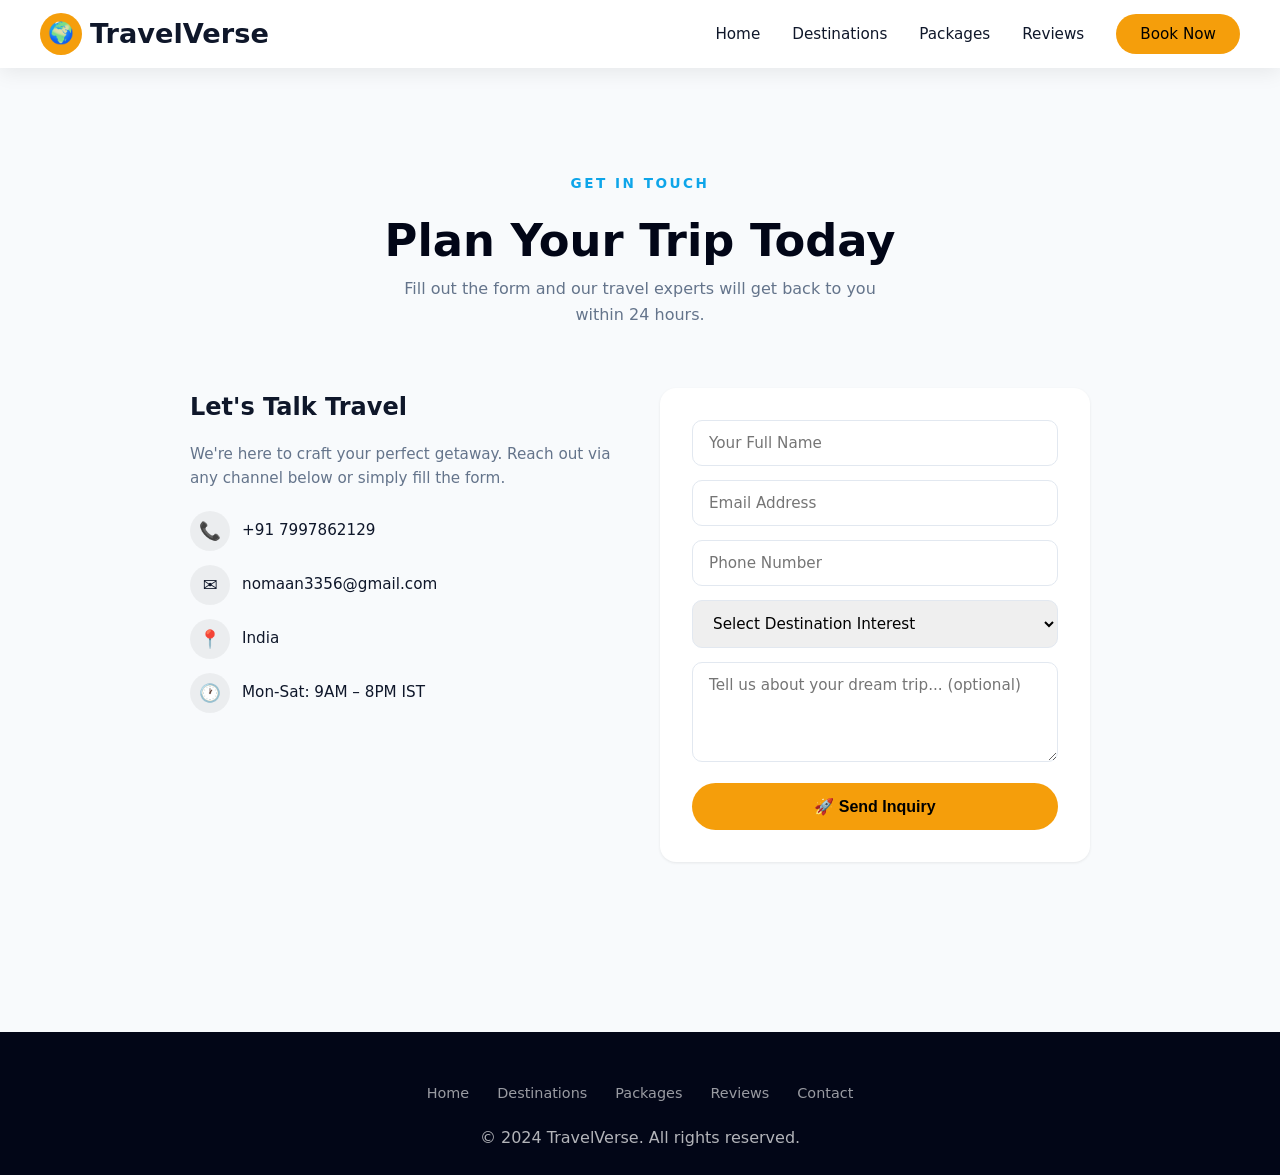
<file: contact.html>
<!doctype html>
<html lang="en">
  <head>
    <meta charset="UTF-8" />
    <meta name="viewport" content="width=device-width, initial-scale=1.0" />
    <title>TravelVerse – Contact</title>
    <link rel="stylesheet" href="contact.css" />
  </head>

  <body>
    <input type="checkbox" id="menu-toggle" />
    <label for="menu-toggle" class="menu-overlay"></label>
    <nav class="navbar">
      <a href="index.html" class="logo"
        ><span class="logo-icon">🌍</span> TravelVerse</a
      >
      <label for="menu-toggle" class="hamburger"
        ><span></span><span></span><span></span
      ></label>
      <ul class="nav-links">
        <li class="close-menu"><label for="menu-toggle"></label></li>
        <li><a href="index.html">Home</a></li>
        <li><a href="destinations.html">Destinations</a></li>
        <li><a href="packages.html">Packages</a></li>
        <li><a href="reviews.html">Reviews</a></li>
        <li><a href="contact.html" class="btn-nav">Book Now</a></li>
      </ul>
    </nav>

    <section>
      <div class="section-header">
        <span class="section-tag">Get In Touch</span>
        <h2>Plan Your Trip Today</h2>
        <p>
          Fill out the form and our travel experts will get back to you within
          24 hours.
        </p>
      </div>
      <div class="contact-wrapper">
        <div class="contact-info">
          <h3>Let's Talk Travel</h3>
          <p>
            We're here to craft your perfect getaway. Reach out via any channel
            below or simply fill the form.
          </p>
          <div class="contact-detail">
            <span class="icon-circle">📞</span> +91 7997862129
          </div>
          <div class="contact-detail">
            <span class="icon-circle">✉️</span> nomaan3356@gmail.com
          </div>
          <div class="contact-detail">
            <span class="icon-circle">📍</span> India
          </div>
          <div class="contact-detail">
            <span class="icon-circle">🕐</span> Mon-Sat: 9AM – 8PM IST
          </div>
        </div>
        <form
          class="contact-form"
          action="mailto:hello@travelverse.in"
          method="post"
          enctype="text/plain"
        >
          <input
            type="text"
            name="Name"
            placeholder="Your Full Name"
            required
          />
          <input
            type="email"
            name="Email"
            placeholder="Email Address"
            required
          />
          <input type="tel" name="Phone" placeholder="Phone Number" />
          <select name="Destination" required>
            <option value="" disabled selected>
              Select Destination Interest
            </option>
            <option>Makkah (Umrah)</option>
            <option>Japan</option>
            <option>India</option>
            <option>China</option>
            <option>United States</option>
            <option>South Africa</option>
            <option>Canada</option>
            <option>South Korea</option>
            <option>Australia</option>
            <option>Other</option>
          </select>
          <textarea
            name="Message"
            placeholder="Tell us about your dream trip... (optional)"
          ></textarea>
          <button type="submit">🚀 Send Inquiry</button>
        </form>
      </div>
    </section>

    <footer>
      <div class="footer-links">
        <a href="index.html">Home</a><a href="destinations.html">Destinations</a
        ><a href="packages.html">Packages</a><a href="reviews.html">Reviews</a
        ><a href="contact.html">Contact</a>
      </div>
      <p class="copyright">© 2024 TravelVerse. All rights reserved.</p>
    </footer>
  </body>
</html>
</file>
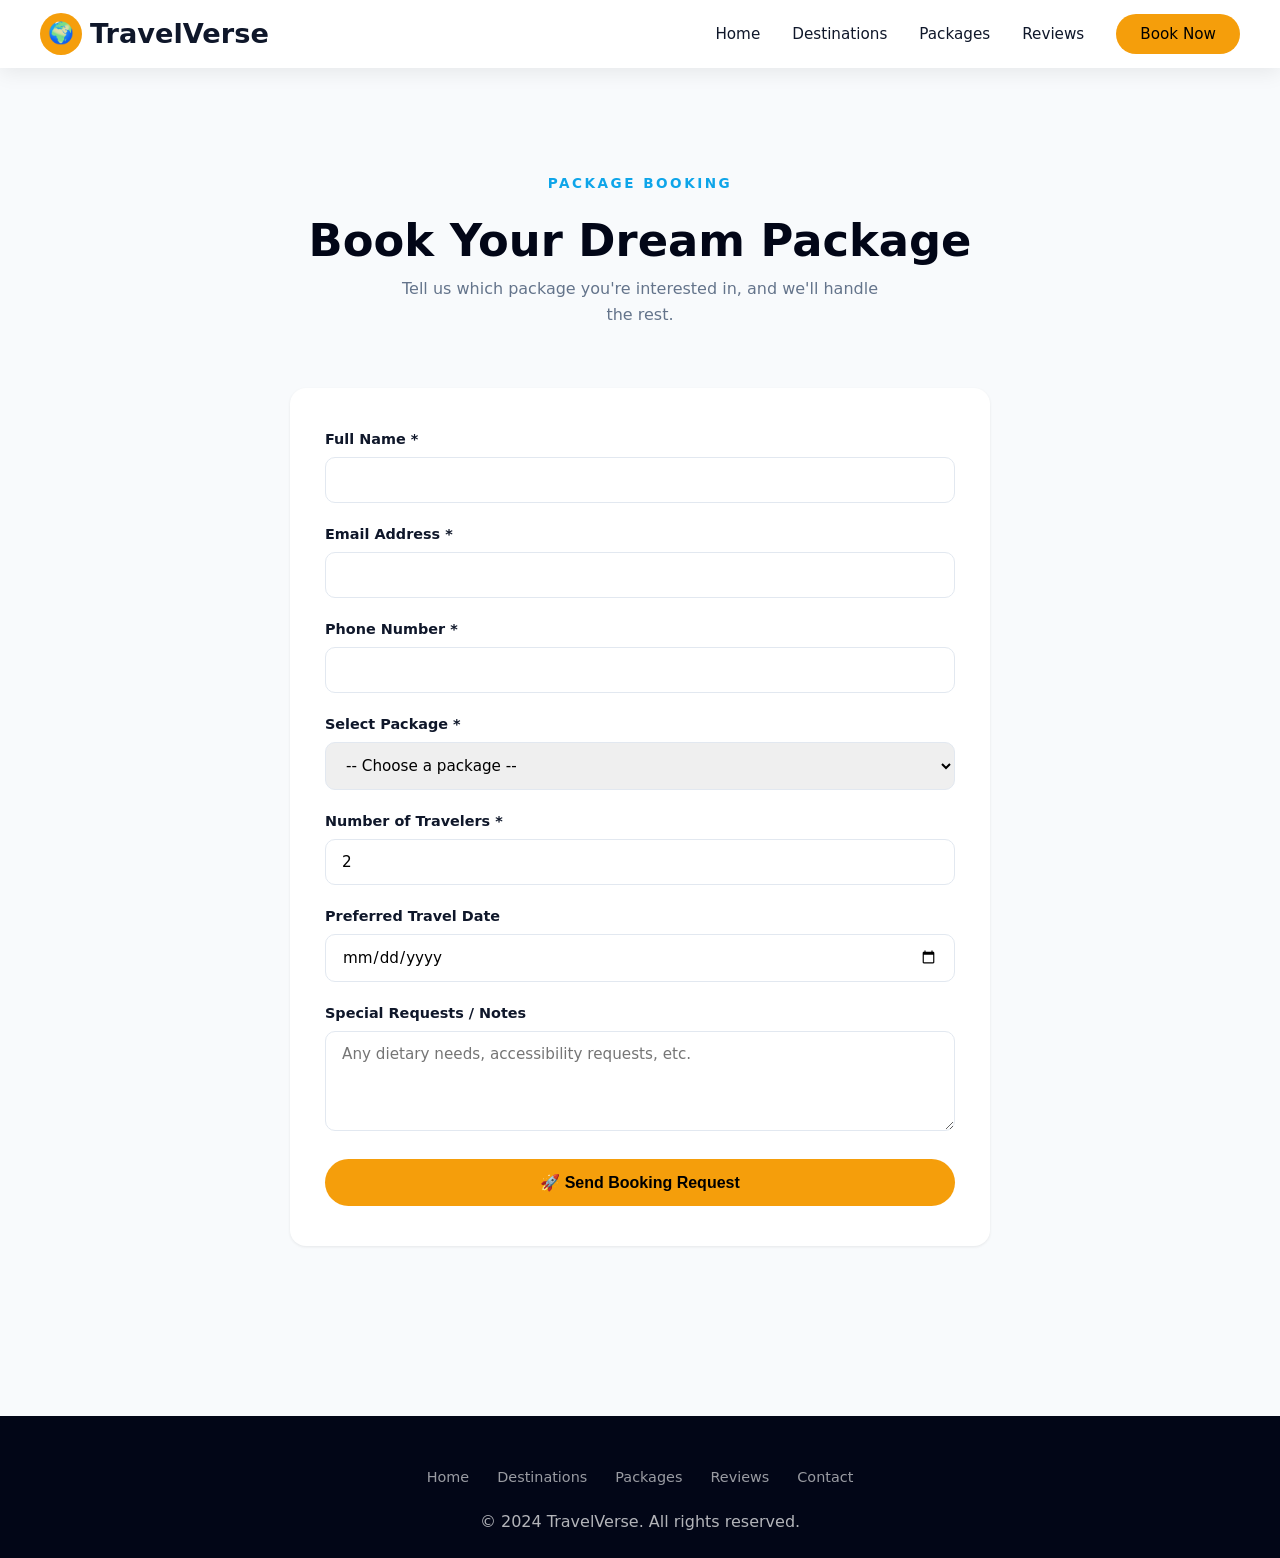
<file: package-booking.html>
<!doctype html>
<html lang="en">
  <head>
    <meta charset="UTF-8" />
    <meta name="viewport" content="width=device-width, initial-scale=1.0" />
    <title>TravelVerse – Book a Package</title>
    <link rel="stylesheet" href="package-booking.css" />
  </head>

  <body>
    <input type="checkbox" id="menu-toggle" />
    <label for="menu-toggle" class="menu-overlay"></label>
    <nav class="navbar">
      <a href="index.html" class="logo"
        ><span class="logo-icon">🌍</span> TravelVerse</a
      >
      <label for="menu-toggle" class="hamburger"
        ><span></span><span></span><span></span
      ></label>
      <ul class="nav-links">
        <li class="close-menu"><label for="menu-toggle"></label></li>
        <li><a href="index.html">Home</a></li>
        <li><a href="destinations.html">Destinations</a></li>
        <li><a href="packages.html">Packages</a></li>
        <li><a href="reviews.html">Reviews</a></li>
        <li><a href="contact.html" class="btn-nav">Book Now</a></li>
      </ul>
    </nav>

    <section>
      <div class="section-header">
        <span class="section-tag">Package Booking</span>
        <h2>Book Your Dream Package</h2>
        <p>
          Tell us which package you're interested in, and we'll handle the rest.
        </p>
      </div>
      <div class="booking-wrapper">
        <form
          action="mailto:bookings@travelverse.in"
          method="post"
          enctype="text/plain"
        >
          <label for="fullName">Full Name *</label>
          <input type="text" id="fullName" name="Full Name" required />

          <label for="email">Email Address *</label>
          <input type="email" id="email" name="Email" required />

          <label for="phone">Phone Number *</label>
          <input type="tel" id="phone" name="Phone" required />

          <label for="package">Select Package *</label>
          <select id="package" name="Package" required>
            <option value="" disabled selected>-- Choose a package --</option>
            <option value="Island Escape">
              Island Escape (5 Days / 4 Nights) – ₹89,999
            </option>
            <option value="European Dream">
              European Dream (10 Days / 9 Nights) – ₹2,49,999
            </option>
            <option value="Mountain Retreat">
              Mountain Retreat (7 Days / 6 Nights) – ₹1,19,999
            </option>
          </select>

          <label for="travelers">Number of Travelers *</label>
          <input
            type="number"
            id="travelers"
            name="Number of Travelers"
            min="1"
            value="2"
            required
          />

          <label for="date">Preferred Travel Date</label>
          <input type="date" id="date" name="Preferred Travel Date" />

          <label for="message">Special Requests / Notes</label>
          <textarea
            id="message"
            name="Special Requests"
            placeholder="Any dietary needs, accessibility requests, etc."
          ></textarea>

          <button type="submit" class="submit-btn">
            🚀 Send Booking Request
          </button>
        </form>
      </div>
    </section>

    <footer>
      <div class="footer-links">
        <a href="index.html">Home</a><a href="destinations.html">Destinations</a
        ><a href="packages.html">Packages</a><a href="reviews.html">Reviews</a
        ><a href="contact.html">Contact</a>
      </div>
      <p class="copyright">© 2024 TravelVerse. All rights reserved.</p>
    </footer>
  </body>
</html>
</file>
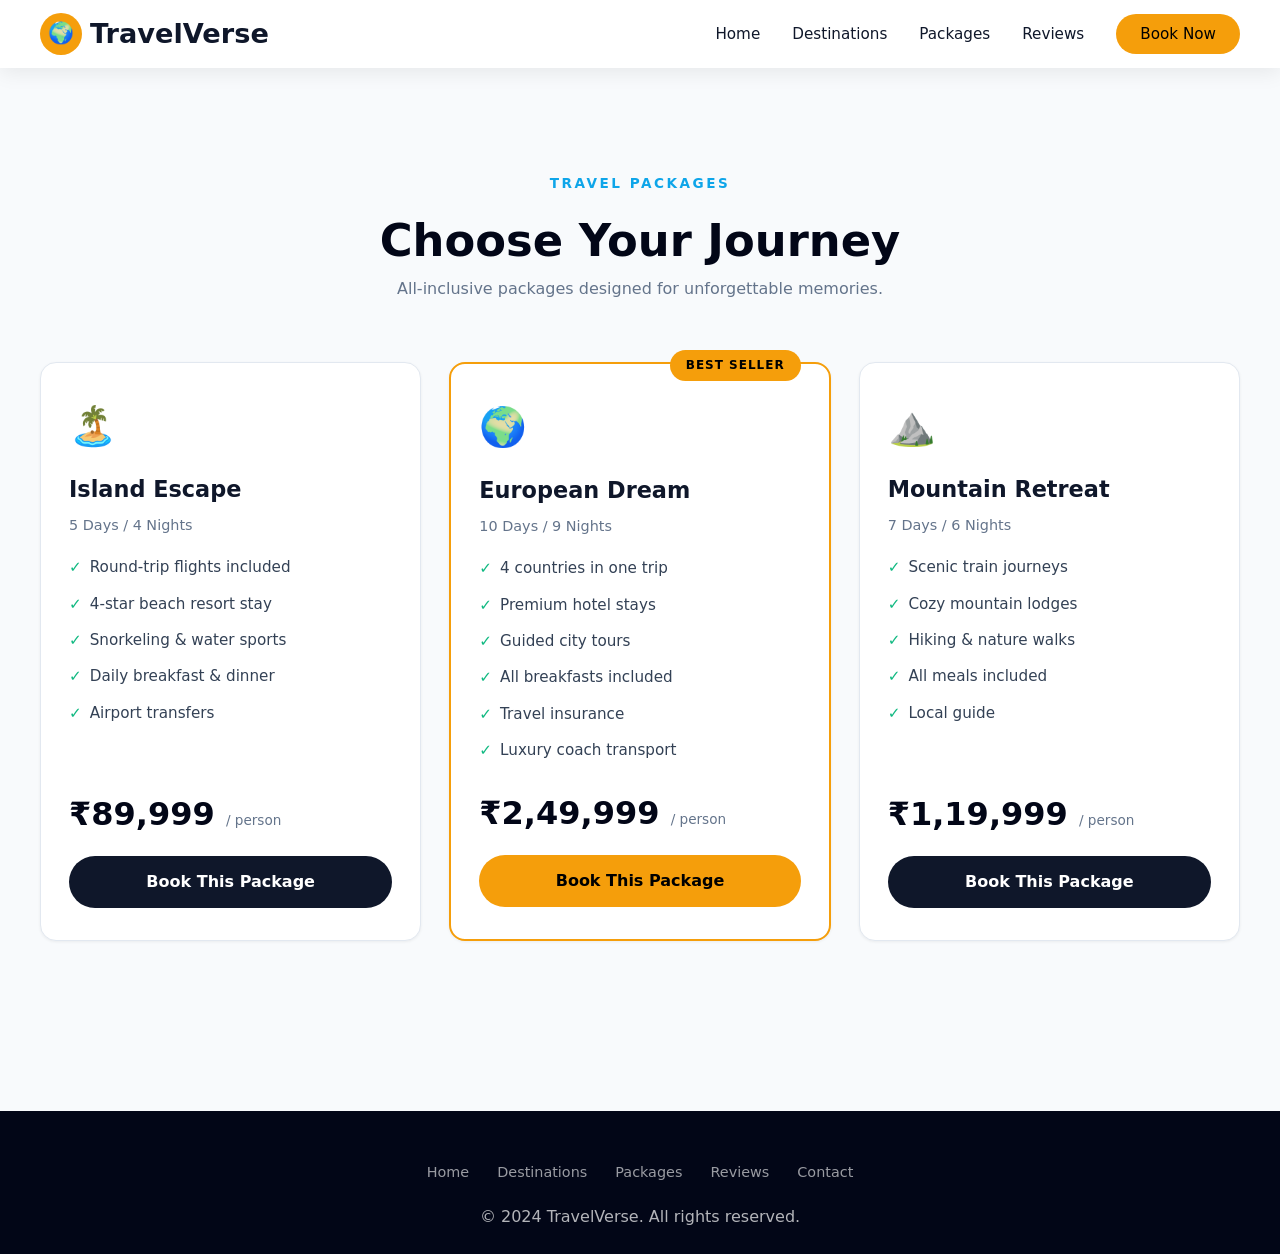
<file: packages.html>
<!doctype html>
<html lang="en">
  <head>
    <meta charset="UTF-8" />
    <meta name="viewport" content="width=device-width, initial-scale=1.0" />
    <title>TravelVerse – Packages</title>
    <link rel="stylesheet" href="packages.css" />
  </head>

  <body>
    <input type="checkbox" id="menu-toggle" />
    <label for="menu-toggle" class="menu-overlay"></label>
    <nav class="navbar">
      <a href="index.html" class="logo"
        ><span class="logo-icon">🌍</span> TravelVerse</a
      >
      <label for="menu-toggle" class="hamburger"
        ><span></span><span></span><span></span
      ></label>
      <ul class="nav-links">
        <li class="close-menu"><label for="menu-toggle"></label></li>
        <li><a href="index.html">Home</a></li>
        <li><a href="destinations.html">Destinations</a></li>
        <li><a href="packages.html">Packages</a></li>
        <li><a href="reviews.html">Reviews</a></li>
        <li><a href="contact.html" class="btn-nav">Book Now</a></li>
      </ul>
    </nav>

    <section>
      <div class="section-header">
        <span class="section-tag">Travel Packages</span>
        <h2>Choose Your Journey</h2>
        <p>All-inclusive packages designed for unforgettable memories.</p>
      </div>
      <div class="packages-grid">
        <div class="package-card">
          <div class="package-icon">🏝️</div>
          <h3>Island Escape</h3>
          <div class="duration">5 Days / 4 Nights</div>
          <ul class="features-list">
            <li>Round-trip flights included</li>
            <li>4-star beach resort stay</li>
            <li>Snorkeling & water sports</li>
            <li>Daily breakfast & dinner</li>
            <li>Airport transfers</li>
          </ul>
          <div class="price-tag">₹89,999 <small>/ person</small></div>
          <a href="package-booking.html" class="btn-book">Book This Package</a>
        </div>
        <div class="package-card featured">
          <div class="package-icon">🌍</div>
          <h3>European Dream</h3>
          <div class="duration">10 Days / 9 Nights</div>
          <ul class="features-list">
            <li>4 countries in one trip</li>
            <li>Premium hotel stays</li>
            <li>Guided city tours</li>
            <li>All breakfasts included</li>
            <li>Travel insurance</li>
            <li>Luxury coach transport</li>
          </ul>
          <div class="price-tag">₹2,49,999 <small>/ person</small></div>
          <a href="package-booking.html" class="btn-book">Book This Package</a>
        </div>
        <div class="package-card">
          <div class="package-icon">⛰️</div>
          <h3>Mountain Retreat</h3>
          <div class="duration">7 Days / 6 Nights</div>
          <ul class="features-list">
            <li>Scenic train journeys</li>
            <li>Cozy mountain lodges</li>
            <li>Hiking & nature walks</li>
            <li>All meals included</li>
            <li>Local guide</li>
          </ul>
          <div class="price-tag">₹1,19,999 <small>/ person</small></div>
          <a href="package-booking.html" class="btn-book">Book This Package</a>
        </div>
      </div>
    </section>

    <footer>
      <div class="footer-links">
        <a href="index.html">Home</a><a href="destinations.html">Destinations</a
        ><a href="packages.html">Packages</a><a href="reviews.html">Reviews</a
        ><a href="contact.html">Contact</a>
      </div>
      <p class="copyright">© 2024 TravelVerse. All rights reserved.</p>
    </footer>
  </body>
</html>
</file>
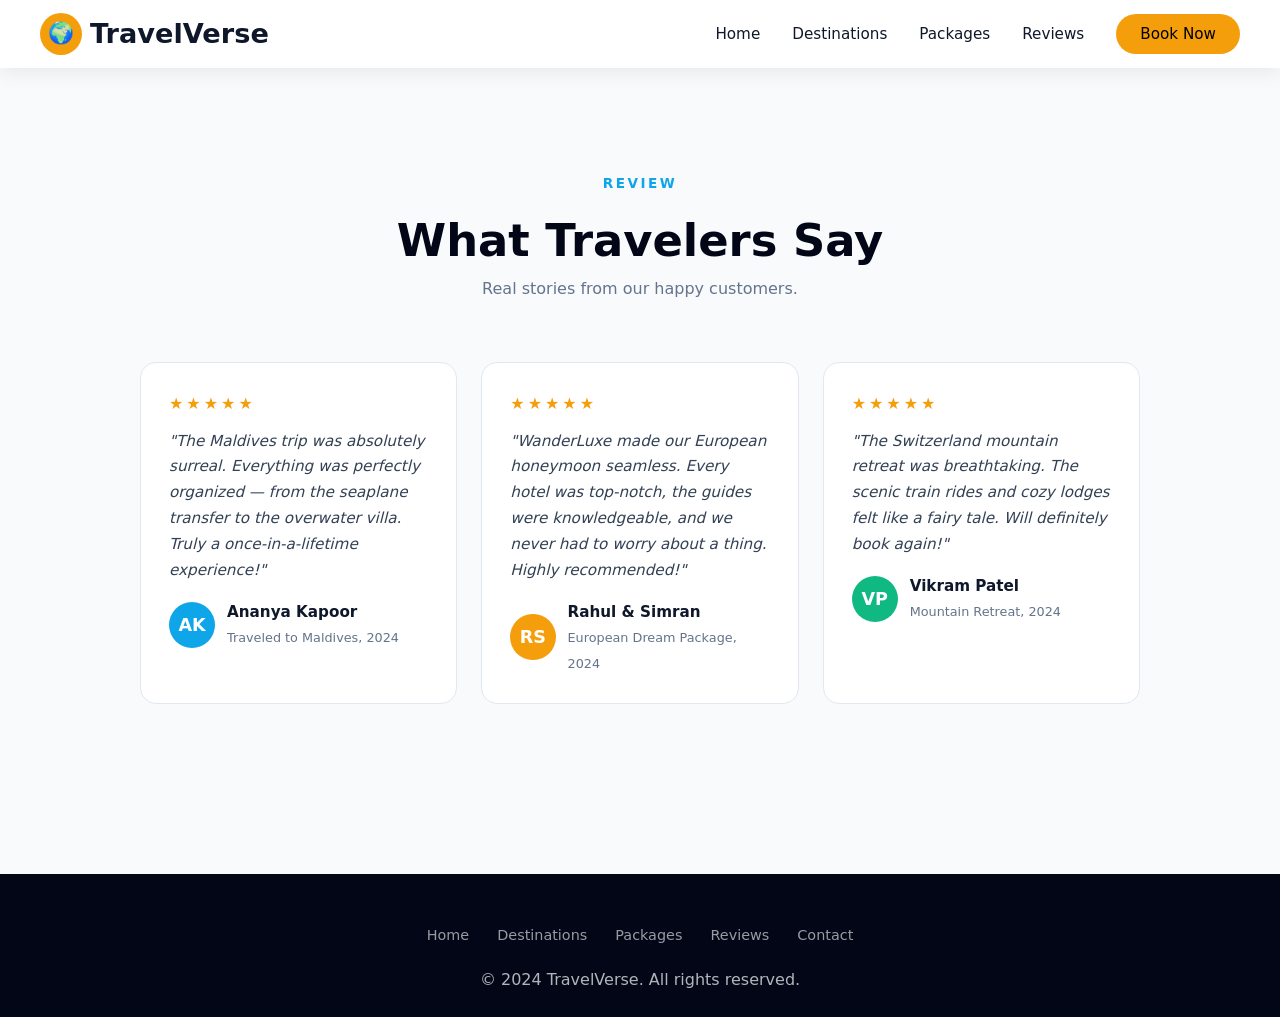
<file: reviews.html>
<!doctype html>
<html lang="en">
  <head>
    <meta charset="UTF-8" />
    <meta name="viewport" content="width=device-width, initial-scale=1.0" />
    <title>TravelVerse – Reviews</title>
    <link rel="stylesheet" href="reviews.css" />
  </head>

  <body>
    <input type="checkbox" id="menu-toggle" />
    <label for="menu-toggle" class="menu-overlay"></label>
    <nav class="navbar">
      <a href="index.html" class="logo"
        ><span class="logo-icon">🌍</span> TravelVerse</a
      >
      <label for="menu-toggle" class="hamburger"
        ><span></span><span></span><span></span
      ></label>
      <ul class="nav-links">
        <li class="close-menu"><label for="menu-toggle"></label></li>
        <li><a href="index.html">Home</a></li>
        <li><a href="destinations.html">Destinations</a></li>
        <li><a href="packages.html">Packages</a></li>
        <li><a href="testimonials.html">Reviews</a></li>
        <li><a href="contact.html" class="btn-nav">Book Now</a></li>
      </ul>
    </nav>

    <section>
      <div class="section-header">
        <span class="section-tag">Review</span>
        <h2>What Travelers Say</h2>
        <p>Real stories from our happy customers.</p>
      </div>
      <div class="Review-container">
        <div class="Review-card">
          <div class="stars">★★★★★</div>
          <p class="quote">
            "The Maldives trip was absolutely surreal. Everything was perfectly
            organized — from the seaplane transfer to the overwater villa. Truly
            a once-in-a-lifetime experience!"
          </p>
          <div class="author">
            <div class="author-avatar">AK</div>
            <div class="author-info">
              <strong>Ananya Kapoor</strong>
              <span>Traveled to Maldives, 2024</span>
            </div>
          </div>
        </div>
        <div class="Review-card">
          <div class="stars">★★★★★</div>
          <p class="quote">
            "WanderLuxe made our European honeymoon seamless. Every hotel was
            top-notch, the guides were knowledgeable, and we never had to worry
            about a thing. Highly recommended!"
          </p>
          <div class="author">
            <div class="author-avatar" style="background: #f59e0b">RS</div>
            <div class="author-info">
              <strong>Rahul & Simran</strong>
              <span>European Dream Package, 2024</span>
            </div>
          </div>
        </div>
        <div class="Review-card">
          <div class="stars">★★★★★</div>
          <p class="quote">
            "The Switzerland mountain retreat was breathtaking. The scenic train
            rides and cozy lodges felt like a fairy tale. Will definitely book
            again!"
          </p>
          <div class="author">
            <div class="author-avatar" style="background: #10b981">VP</div>
            <div class="author-info">
              <strong>Vikram Patel</strong>
              <span>Mountain Retreat, 2024</span>
            </div>
          </div>
        </div>
      </div>
    </section>

    <footer>
      <div class="footer-links">
        <a href="index.html">Home</a><a href="destinations.html">Destinations</a
        ><a href="packages.html">Packages</a><a href="reviews.html">Reviews</a
        ><a href="contact.html">Contact</a>
      </div>
      <p class="copyright">© 2024 TravelVerse. All rights reserved.</p>
    </footer>
  </body>
</html>
</file>
<file: contact.css>
:root {
  --primary: #0ea5e9;
  --accent: #f59e0b;
  --dark: #0f172a;
  --darker: #020617;
  --light: #f8fafc;
  --gray: #64748b;
  --gray-light: #e2e8f0;
  --white: #ffffff;
  --radius: 16px;
  --transition: 0.3s ease;
}

* {
  margin: 0;
  padding: 0;
  box-sizing: border-box;
}

html {
  scroll-behavior: smooth;
}

body {
  font-family: "Segoe UI", system-ui, sans-serif;
  background: var(--light);
  color: var(--dark);
  line-height: 1.6;
}
/* NAVBAR */

.navbar {
  position: fixed;
  top: 0;
  left: 0;
  width: 100%;
  z-index: 1000;
  padding: 12px 40px;
  display: flex;
  align-items: center;
  justify-content: space-between;
  background: rgba(255, 255, 255, 0.92);
  backdrop-filter: blur(18px);
  box-shadow: 0 4px 20px rgba(0, 0, 0, 0.08);
}

.logo {
  font-size: 1.7rem;
  font-weight: 800;
  color: var(--dark);
  text-decoration: none;
  display: flex;
  align-items: center;
  gap: 8px;
}

.logo-icon {
  width: 42px;
  height: 42px;
  background: var(--accent);
  border-radius: 50%;
  display: flex;
  align-items: center;
  justify-content: center;
  font-size: 1.3rem;
}

#menu-toggle {
  display: none;
}

.hamburger {
  display: none;
  flex-direction: column;
  gap: 5px;
  cursor: pointer;
  z-index: 1100;
}

.hamburger span {
  width: 28px;
  height: 3px;
  background: var(--dark);
  border-radius: 10px;
  transition: var(--transition);
}

.menu-overlay {
  display: none;
  position: fixed;
  inset: 0;
  z-index: 1050;
  background: rgba(0, 0, 0, 0.4);
  cursor: pointer;
}

.nav-links {
  display: flex;
  list-style: none;
  gap: 32px;
  align-items: center;
}

.nav-links a {
  text-decoration: none;
  color: var(--dark);
  font-weight: 500;
  font-size: 0.95rem;
  transition: var(--transition);
  position: relative;
}

.nav-links a::after {
  content: "";
  position: absolute;
  bottom: -6px;
  left: 0;
  width: 0%;
  height: 2.5px;
  background: var(--accent);
  border-radius: 10px;
  transition: var(--transition);
}

.nav-links a:hover::after {
  width: 100%;
}

.btn-nav {
  background: var(--accent);
  color: #000 !important;
  padding: 11px 24px;
  border-radius: 50px;
  font-weight: 600;
}

.btn-nav:hover {
  background: #e68900;
  transform: translateY(-2px);
  box-shadow: 0 8px 25px rgba(245, 158, 11, 0.35);
}

.btn-nav::after {
  display: none;
}
/* CONTACT SECTION */

section {
  padding: 90px 40px;
  margin-top: 80px;
}

.section-header {
  text-align: center;
  margin-bottom: 60px;
}

.section-tag {
  color: var(--primary);
  font-weight: 700;
  font-size: 0.85rem;
  letter-spacing: 2.5px;
  text-transform: uppercase;
  margin-bottom: 10px;
  display: inline-block;
}

.section-header h2 {
  font-size: clamp(2rem, 3.5vw, 2.8rem);
  font-weight: 800;
  color: var(--darker);
}

.section-header p {
  color: var(--gray);
  max-width: 500px;
  margin: 0 auto;
}

.contact-wrapper {
  max-width: 900px;
  margin: 0 auto;
  display: grid;
  grid-template-columns: 1fr 1fr;
  gap: 40px;
  align-items: start;
}

.contact-info h3 {
  font-size: 1.5rem;
  margin-bottom: 16px;
}

.contact-info p {
  color: var(--gray);
  margin-bottom: 20px;
  font-size: 0.95rem;
}

.contact-detail {
  display: flex;
  align-items: center;
  gap: 12px;
  margin-bottom: 14px;
  color: var(--dark);
  font-size: 0.95rem;
}

.icon-circle {
  width: 40px;
  height: 40px;
  background: rgba(0, 0, 0, 0.05);
  border-radius: 50%;
  display: flex;
  align-items: center;
  justify-content: center;
  font-size: 1.1rem;
}

.contact-form {
  background: #fff;
  border-radius: var(--radius);
  padding: 32px;
  box-shadow: 0 1px 3px rgba(0, 0, 0, 0.08);
}

.contact-form input,
.contact-form textarea,
.contact-form select {
  width: 100%;
  padding: 13px 16px;
  margin-bottom: 14px;
  border-radius: 10px;
  border: 1px solid var(--gray-light);
  font-family: inherit;
  font-size: 0.95rem;
  transition: var(--transition);
  outline: none;
}

.contact-form input:focus,
.contact-form textarea:focus,
.contact-form select:focus {
  border-color: var(--accent);
}

.contact-form textarea {
  resize: vertical;
  min-height: 100px;
}

.contact-form button {
  width: 100%;
  padding: 14px;
  background: var(--accent);
  color: #000;
  border: none;
  border-radius: 50px;
  font-weight: 700;
  font-size: 1rem;
  cursor: pointer;
  transition: var(--transition);
}

.contact-form button:hover {
  background: #e68900;
  transform: translateY(-2px);
  box-shadow: 0 10px 30px rgba(245, 158, 11, 0.35);
}
/* FOOTER */

footer {
  background: #020617;
  color: rgba(255, 255, 255, 0.7);
  padding: 50px 40px 24px;
  text-align: center;
  margin-top: 80px;
}

.footer-links {
  display: flex;
  gap: 28px;
  flex-wrap: wrap;
  justify-content: center;
  margin-bottom: 20px;
}

.footer-links a {
  color: rgba(255, 255, 255, 0.6);
  text-decoration: none;
  font-size: 0.9rem;
}

.footer-links a:hover {
  color: var(--accent);
}
/* MOBILE */

@media (max-width: 768px) {
  .hamburger {
    display: flex;
  }
  .nav-links {
    position: fixed;
    top: 0;
    right: -100%;
    width: 75%;
    max-width: 320px;
    height: 100vh;
    background: #fff;
    flex-direction: column;
    padding: 100px 30px 40px;
    gap: 24px;
    transition: right 0.35s;
    box-shadow: -10px 0 40px rgba(0, 0, 0, 0.2);
    z-index: 1080;
  }
  #menu-toggle:checked ~ .nav-links {
    right: 0;
  }
  #menu-toggle:checked ~ .menu-overlay {
    display: block;
  }
  .close-menu {
    position: absolute;
    top: 25px;
    right: 25px;
    font-size: 2rem;
    cursor: pointer;
  }
  section {
    padding: 60px 20px;
  }
  .contact-wrapper {
    grid-template-columns: 1fr;
  }
}
</file>
<file: package-booking.css>
:root {
  --primary: #0ea5e9;
  --accent: #f59e0b;
  --dark: #0f172a;
  --darker: #020617;
  --light: #f8fafc;
  --gray: #64748b;
  --gray-light: #e2e8f0;
  --white: #ffffff;
  --radius: 16px;
  --transition: 0.3s ease;
}

* {
  margin: 0;
  padding: 0;
  box-sizing: border-box;
}

html {
  scroll-behavior: smooth;
}

body {
  font-family: "Segoe UI", system-ui, sans-serif;
  background: var(--light);
  color: var(--dark);
  line-height: 1.6;
}

/* NAVBAR */

.navbar {
  position: fixed;
  top: 0;
  left: 0;
  width: 100%;
  z-index: 1000;
  padding: 12px 40px;
  display: flex;
  align-items: center;
  justify-content: space-between;
  background: rgba(255, 255, 255, 0.92);
  backdrop-filter: blur(18px);
  box-shadow: 0 4px 20px rgba(0, 0, 0, 0.08);
}

.logo {
  font-size: 1.7rem;
  font-weight: 800;
  color: var(--dark);
  text-decoration: none;
  display: flex;
  align-items: center;
  gap: 8px;
}

.logo-icon {
  width: 42px;
  height: 42px;
  background: var(--accent);
  border-radius: 50%;
  display: flex;
  align-items: center;
  justify-content: center;
  font-size: 1.3rem;
}

#menu-toggle {
  display: none;
}

.hamburger {
  display: none;
  flex-direction: column;
  gap: 5px;
  cursor: pointer;
  z-index: 1100;
}

.hamburger span {
  width: 28px;
  height: 3px;
  background: var(--dark);
  border-radius: 10px;
  transition: var(--transition);
}

.menu-overlay {
  display: none;
  position: fixed;
  inset: 0;
  z-index: 1050;
  background: rgba(0, 0, 0, 0.4);
  cursor: pointer;
}

.nav-links {
  display: flex;
  list-style: none;
  gap: 32px;
  align-items: center;
}

.nav-links a {
  text-decoration: none;
  color: var(--dark);
  font-weight: 500;
  font-size: 0.95rem;
  transition: var(--transition);
  position: relative;
}

.nav-links a::after {
  content: "";
  position: absolute;
  bottom: -6px;
  left: 0;
  width: 0%;
  height: 2.5px;
  background: var(--accent);
  border-radius: 10px;
  transition: var(--transition);
}

.nav-links a:hover::after {
  width: 100%;
}

.btn-nav {
  background: var(--accent);
  color: #000 !important;
  padding: 11px 24px;
  border-radius: 50px;
  font-weight: 600;
}

.btn-nav:hover {
  background: #e68900;
  transform: translateY(-2px);
  box-shadow: 0 8px 25px rgba(245, 158, 11, 0.35);
}

.btn-nav::after {
  display: none;
}

/* BOOKING SECTION */

section {
  padding: 90px 40px;
  margin-top: 80px;
}

.section-header {
  text-align: center;
  margin-bottom: 60px;
}

.section-tag {
  color: var(--primary);
  font-weight: 700;
  font-size: 0.85rem;
  letter-spacing: 2.5px;
  text-transform: uppercase;
  margin-bottom: 10px;
  display: inline-block;
}

.section-header h2 {
  font-size: clamp(2rem, 3.5vw, 2.8rem);
  font-weight: 800;
  color: var(--darker);
}

.section-header p {
  color: var(--gray);
  max-width: 500px;
  margin: 0 auto;
}

.booking-wrapper {
  max-width: 700px;
  margin: 0 auto;
  background: var(--white);
  border-radius: var(--radius);
  padding: 40px 35px;
  box-shadow: 0 1px 3px rgba(0, 0, 0, 0.08);
}

.booking-wrapper label {
  font-weight: 600;
  font-size: 0.9rem;
  margin-bottom: 6px;
  display: block;
}

.booking-wrapper input,
.booking-wrapper select,
.booking-wrapper textarea {
  width: 100%;
  padding: 13px 16px;
  margin-bottom: 20px;
  border-radius: 10px;
  border: 1px solid var(--gray-light);
  font-family: inherit;
  font-size: 0.95rem;
  transition: var(--transition);
  outline: none;
}

.booking-wrapper input:focus,
.booking-wrapper select:focus,
.booking-wrapper textarea:focus {
  border-color: var(--accent);
}

.booking-wrapper textarea {
  resize: vertical;
  min-height: 100px;
}

.booking-wrapper .submit-btn {
  width: 100%;
  padding: 14px;
  background: var(--accent);
  color: #000;
  border: none;
  border-radius: 50px;
  font-weight: 700;
  font-size: 1rem;
  cursor: pointer;
  transition: var(--transition);
}

.booking-wrapper .submit-btn:hover {
  background: #e68900;
  transform: translateY(-2px);
  box-shadow: 0 10px 30px rgba(245, 158, 11, 0.35);
}

/* FOOTER */

footer {
  background: #020617;
  color: rgba(255, 255, 255, 0.7);
  padding: 50px 40px 24px;
  text-align: center;
  margin-top: 80px;
}

.footer-links {
  display: flex;
  gap: 28px;
  flex-wrap: wrap;
  justify-content: center;
  margin-bottom: 20px;
}

.footer-links a {
  color: rgba(255, 255, 255, 0.6);
  text-decoration: none;
  font-size: 0.9rem;
}

.footer-links a:hover {
  color: var(--accent);
}

/* MOBILE */

@media (max-width: 768px) {
  .hamburger {
    display: flex;
  }
  .nav-links {
    position: fixed;
    top: 0;
    right: -100%;
    width: 75%;
    max-width: 320px;
    height: 100vh;
    background: #fff;
    flex-direction: column;
    padding: 100px 30px 40px;
    gap: 24px;
    transition: right 0.35s;
    box-shadow: -10px 0 40px rgba(0, 0, 0, 0.2);
    z-index: 1080;
  }
  #menu-toggle:checked ~ .nav-links {
    right: 0;
  }
  #menu-toggle:checked ~ .menu-overlay {
    display: block;
  }
  .close-menu {
    position: absolute;
    top: 25px;
    right: 25px;
    font-size: 2rem;
    cursor: pointer;
  }
  section {
    padding: 60px 20px;
  }
  .booking-wrapper {
    padding: 30px 25px;
  }
}
</file>
<file: packages.css>
:root {
  --primary: #0ea5e9;
  --accent: #f59e0b;
  --dark: #0f172a;
  --darker: #020617;
  --light: #f8fafc;
  --gray: #64748b;
  --gray-light: #e2e8f0;
  --white: #ffffff;
  --radius: 16px;
  --transition: 0.3s ease;
}

* {
  margin: 0;
  padding: 0;
  box-sizing: border-box;
}

html {
  scroll-behavior: smooth;
}

body {
  font-family: "Segoe UI", system-ui, sans-serif;
  background: var(--light);
  color: var(--dark);
  line-height: 1.6;
  overflow-x: hidden;
}

/* NAVBAR */

.navbar {
  position: fixed;
  top: 0;
  left: 0;
  width: 100%;
  z-index: 1000;
  padding: 12px 40px;
  display: flex;
  align-items: center;
  justify-content: space-between;
  background: rgba(255, 255, 255, 0.92);
  backdrop-filter: blur(18px);
  box-shadow: 0 4px 20px rgba(0, 0, 0, 0.08);
}

.logo {
  font-size: 1.7rem;
  font-weight: 800;
  color: var(--dark);
  text-decoration: none;
  display: flex;
  align-items: center;
  gap: 8px;
}

.logo-icon {
  width: 42px;
  height: 42px;
  background: var(--accent);
  border-radius: 50%;
  display: flex;
  align-items: center;
  justify-content: center;
  font-size: 1.3rem;
}

#menu-toggle {
  display: none;
}

.hamburger {
  display: none;
  flex-direction: column;
  gap: 5px;
  cursor: pointer;
  z-index: 1100;
}

.hamburger span {
  width: 28px;
  height: 3px;
  background: var(--dark);
  border-radius: 10px;
  transition: var(--transition);
}

.menu-overlay {
  display: none;
  position: fixed;
  inset: 0;
  z-index: 1050;
  background: rgba(0, 0, 0, 0.4);
  cursor: pointer;
}

.nav-links {
  display: flex;
  list-style: none;
  gap: 32px;
  align-items: center;
}

.nav-links a {
  text-decoration: none;
  color: var(--dark);
  font-weight: 500;
  font-size: 0.95rem;
  transition: var(--transition);
  position: relative;
}

.nav-links a::after {
  content: "";
  position: absolute;
  bottom: -6px;
  left: 0;
  width: 0%;
  height: 2.5px;
  background: var(--accent);
  border-radius: 10px;
  transition: var(--transition);
}

.nav-links a:hover::after {
  width: 100%;
}

.btn-nav {
  background: var(--accent);
  color: #000 !important;
  padding: 11px 24px;
  border-radius: 50px;
  font-weight: 600;
}

.btn-nav:hover {
  background: #e68900;
  transform: translateY(-2px);
  box-shadow: 0 8px 25px rgba(245, 158, 11, 0.35);
}

.btn-nav::after {
  display: none;
}

/* PACKAGES SECTION */

section {
  padding: 90px 40px;
  margin-top: 80px;
}

.section-header {
  text-align: center;
  margin-bottom: 60px;
}

.section-tag {
  color: var(--primary);
  font-weight: 700;
  font-size: 0.85rem;
  letter-spacing: 2.5px;
  text-transform: uppercase;
  margin-bottom: 10px;
  display: inline-block;
}

.section-header h2 {
  font-size: clamp(2rem, 3.5vw, 2.8rem);
  font-weight: 800;
  color: var(--darker);
}

.section-header p {
  color: var(--gray);
  max-width: 500px;
  margin: 0 auto;
}

.packages-grid {
  display: grid;
  grid-template-columns: repeat(auto-fit, minmax(320px, 1fr));
  gap: 28px;
  max-width: 1200px;
  margin: 0 auto;
}

.package-card {
  background: var(--white);
  border-radius: var(--radius);
  padding: 32px 28px;
  box-shadow: 0 1px 3px rgba(0, 0, 0, 0.06);
  border: 1px solid var(--gray-light);
  transition: var(--transition);
  position: relative;
  display: flex;
  flex-direction: column;
}

.package-card:hover {
  transform: translateY(-6px);
  box-shadow: 0 15px 40px rgba(0, 0, 0, 0.12);
  border-color: var(--primary);
}

.package-card.featured {
  border: 2px solid var(--accent);
}

.package-card.featured::before {
  content: "BEST SELLER";
  position: absolute;
  top: -14px;
  right: 28px;
  background: var(--accent);
  color: #000;
  padding: 6px 16px;
  border-radius: 50px;
  font-size: 0.75rem;
  font-weight: 700;
  letter-spacing: 1px;
}

.package-icon {
  font-size: 2.4rem;
  margin-bottom: 16px;
}

.package-card h3 {
  font-size: 1.4rem;
  font-weight: 700;
  margin-bottom: 6px;
}

.duration {
  color: var(--gray);
  font-size: 0.9rem;
  margin-bottom: 12px;
}

.features-list {
  list-style: none;
  margin-bottom: 20px;
  flex-grow: 1;
}

.features-list li {
  padding: 6px 0;
  font-size: 0.95rem;
  color: #334155;
  display: flex;
  align-items: center;
  gap: 8px;
}

.features-list li::before {
  content: "✓";
  color: #10b981;
  font-weight: 700;
}

.price-tag {
  font-size: 2rem;
  font-weight: 800;
  color: var(--darker);
  margin-bottom: 16px;
}

.price-tag small {
  font-size: 0.85rem;
  font-weight: 400;
  color: var(--gray);
}

.btn-book {
  display: block;
  text-align: center;
  background: var(--dark);
  color: #fff;
  padding: 13px;
  border-radius: 50px;
  text-decoration: none;
  font-weight: 600;
  transition: var(--transition);
}

.btn-book:hover {
  background: var(--primary);
  transform: translateY(-2px);
  box-shadow: 0 8px 25px rgba(14, 165, 233, 0.3);
}

.featured .btn-book {
  background: var(--accent);
  color: #000;
}

.featured .btn-book:hover {
  background: #e68900;
  box-shadow: 0 8px 25px rgba(245, 158, 11, 0.35);
}

/* FOOTER */

footer {
  background: #020617;
  color: rgba(255, 255, 255, 0.7);
  padding: 50px 40px 24px;
  text-align: center;
  margin-top: 80px;
}

.footer-links {
  display: flex;
  gap: 28px;
  flex-wrap: wrap;
  justify-content: center;
  margin-bottom: 20px;
}

.footer-links a {
  color: rgba(255, 255, 255, 0.6);
  text-decoration: none;
  font-size: 0.9rem;
}

.footer-links a:hover {
  color: var(--accent);
}

/* MOBILE */

@media (max-width: 768px) {
  .hamburger {
    display: flex;
  }
  .nav-links {
    position: fixed;
    top: 0;
    right: -100%;
    width: 75%;
    max-width: 320px;
    height: 100vh;
    background: #fff;
    flex-direction: column;
    padding: 100px 30px 40px;
    gap: 24px;
    transition: right 0.35s;
    box-shadow: -10px 0 40px rgba(0, 0, 0, 0.2);
    z-index: 1080;
  }
  #menu-toggle:checked ~ .nav-links {
    right: 0;
  }
  #menu-toggle:checked ~ .menu-overlay {
    display: block;
  }
  .close-menu {
    position: absolute;
    top: 25px;
    right: 25px;
    font-size: 2rem;
    cursor: pointer;
  }
  section {
    padding: 60px 20px;
  }
}
</file>
<file: reviews.css>
:root {
  --primary: #0ea5e9;
  --accent: #f59e0b;
  --dark: #0f172a;
  --darker: #020617;
  --light: #f8fafc;
  --gray: #64748b;
  --gray-light: #e2e8f0;
  --white: #ffffff;
  --radius: 16px;
  --transition: 0.3s ease;
}

* {
  margin: 0;
  padding: 0;
  box-sizing: border-box;
}

html {
  scroll-behavior: smooth;
}

body {
  font-family: "Segoe UI", system-ui, sans-serif;
  background: var(--light);
  color: var(--dark);
  line-height: 1.6;
}

/* NAVBAR */

.navbar {
  position: fixed;
  top: 0;
  left: 0;
  width: 100%;
  z-index: 1000;
  padding: 12px 40px;
  display: flex;
  align-items: center;
  justify-content: space-between;
  background: rgba(255, 255, 255, 0.92);
  backdrop-filter: blur(18px);
  box-shadow: 0 4px 20px rgba(0, 0, 0, 0.08);
}

.logo {
  font-size: 1.7rem;
  font-weight: 800;
  color: var(--dark);
  text-decoration: none;
  display: flex;
  align-items: center;
  gap: 8px;
}

.logo-icon {
  width: 42px;
  height: 42px;
  background: var(--accent);
  border-radius: 50%;
  display: flex;
  align-items: center;
  justify-content: center;
  font-size: 1.3rem;
}

#menu-toggle {
  display: none;
}

.hamburger {
  display: none;
  flex-direction: column;
  gap: 5px;
  cursor: pointer;
  z-index: 1100;
}

.hamburger span {
  width: 28px;
  height: 3px;
  background: var(--dark);
  border-radius: 10px;
  transition: var(--transition);
}

.menu-overlay {
  display: none;
  position: fixed;
  inset: 0;
  z-index: 1050;
  background: rgba(0, 0, 0, 0.4);
  cursor: pointer;
}

.nav-links {
  display: flex;
  list-style: none;
  gap: 32px;
  align-items: center;
}

.nav-links a {
  text-decoration: none;
  color: var(--dark);
  font-weight: 500;
  font-size: 0.95rem;
  transition: var(--transition);
  position: relative;
}

.nav-links a::after {
  content: "";
  position: absolute;
  bottom: -6px;
  left: 0;
  width: 0%;
  height: 2.5px;
  background: var(--accent);
  border-radius: 10px;
  transition: var(--transition);
}

.nav-links a:hover::after {
  width: 100%;
}

.btn-nav {
  background: var(--accent);
  color: #000 !important;
  padding: 11px 24px;
  border-radius: 50px;
  font-weight: 600;
}

.btn-nav:hover {
  background: #e68900;
  transform: translateY(-2px);
  box-shadow: 0 8px 25px rgba(245, 158, 11, 0.35);
}

.btn-nav::after {
  display: none;
}

/* TESTIMONIALS SECTION */

section {
  padding: 90px 40px;
  margin-top: 80px;
}

.section-header {
  text-align: center;
  margin-bottom: 60px;
}

.section-tag {
  color: var(--primary);
  font-weight: 700;
  font-size: 0.85rem;
  letter-spacing: 2.5px;
  text-transform: uppercase;
  margin-bottom: 10px;
  display: inline-block;
}

.section-header h2 {
  font-size: clamp(2rem, 3.5vw, 2.8rem);
  font-weight: 800;
  color: var(--darker);
}

.section-header p {
  color: var(--gray);
  max-width: 500px;
  margin: 0 auto;
}

.Review-container {
  max-width: 1000px;
  margin: 0 auto;
  display: grid;
  grid-template-columns: repeat(auto-fit, minmax(300px, 1fr));
  gap: 24px;
}

.Review-card {
  background: var(--white);
  border-radius: var(--radius);
  padding: 28px;
  border: 1px solid var(--gray-light);
  transition: var(--transition);
}

.Review-card:hover {
  box-shadow: 0 4px 20px rgba(0, 0, 0, 0.12);
  border-color: transparent;
}

.stars {
  color: #f59e0b;
  margin-bottom: 12px;
  letter-spacing: 3px;
}

.quote {
  font-style: italic;
  color: #334155;
  margin-bottom: 16px;
  font-size: 0.95rem;
  line-height: 1.7;
}

.author {
  display: flex;
  align-items: center;
  gap: 12px;
}

.author-avatar {
  width: 46px;
  height: 46px;
  border-radius: 50%;
  background: var(--primary);
  color: #fff;
  display: flex;
  align-items: center;
  justify-content: center;
  font-weight: 700;
  font-size: 1.1rem;
}

.author-info strong {
  display: block;
  font-size: 0.95rem;
}

.author-info span {
  font-size: 0.8rem;
  color: var(--gray);
}

/* FOOTER */

footer {
  background: #020617;
  color: rgba(255, 255, 255, 0.7);
  padding: 50px 40px 24px;
  text-align: center;
  margin-top: 80px;
}

.footer-links {
  display: flex;
  gap: 28px;
  flex-wrap: wrap;
  justify-content: center;
  margin-bottom: 20px;
}

.footer-links a {
  color: rgba(255, 255, 255, 0.6);
  text-decoration: none;
  font-size: 0.9rem;
}

.footer-links a:hover {
  color: var(--accent);
}

/* MOBILE */

@media (max-width: 768px) {
  .hamburger {
    display: flex;
  }
  .nav-links {
    position: fixed;
    top: 0;
    right: -100%;
    width: 75%;
    max-width: 320px;
    height: 100vh;
    background: #fff;
    flex-direction: column;
    padding: 100px 30px 40px;
    gap: 24px;
    transition: right 0.35s;
    box-shadow: -10px 0 40px rgba(0, 0, 0, 0.2);
    z-index: 1080;
  }
  #menu-toggle:checked ~ .nav-links {
    right: 0;
  }
  #menu-toggle:checked ~ .menu-overlay {
    display: block;
  }
  .close-menu {
    position: absolute;
    top: 25px;
    right: 25px;
    font-size: 2rem;
    cursor: pointer;
  }
  section {
    padding: 60px 20px;
  }
}
</file>
